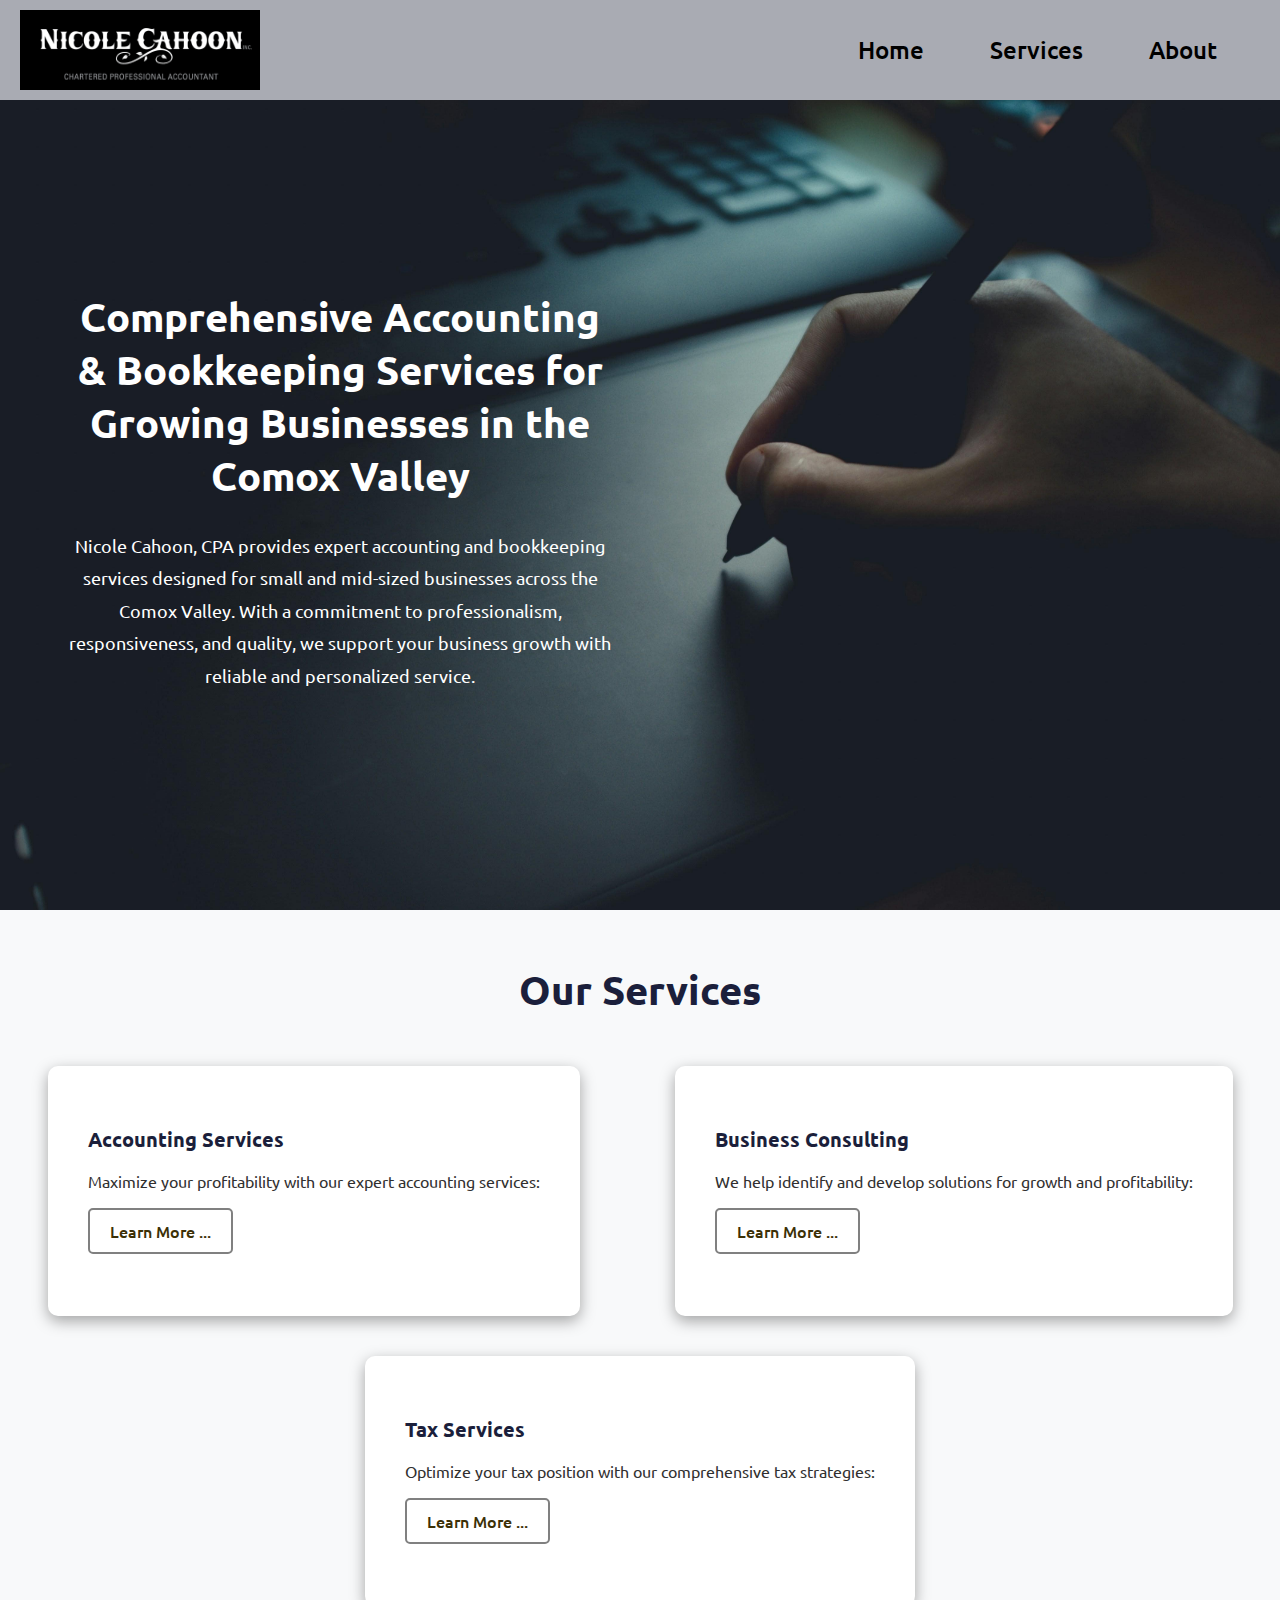
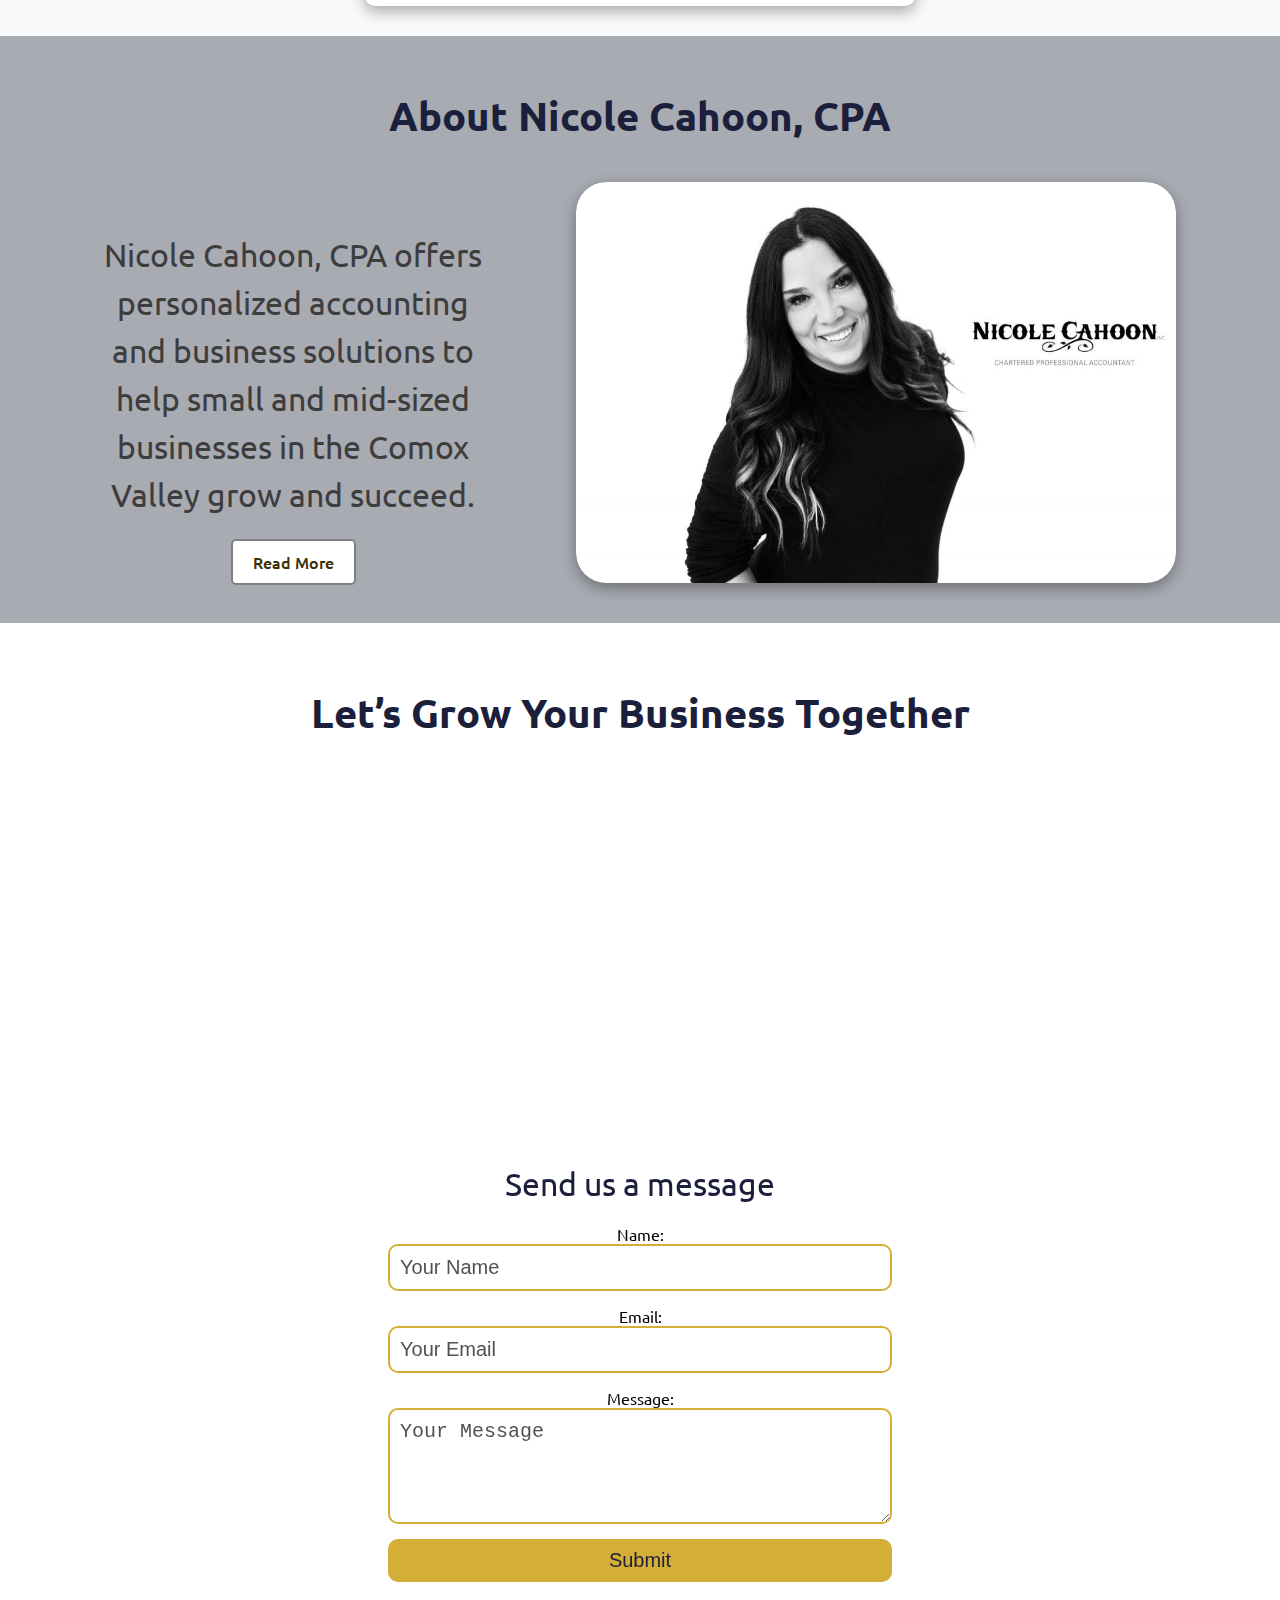
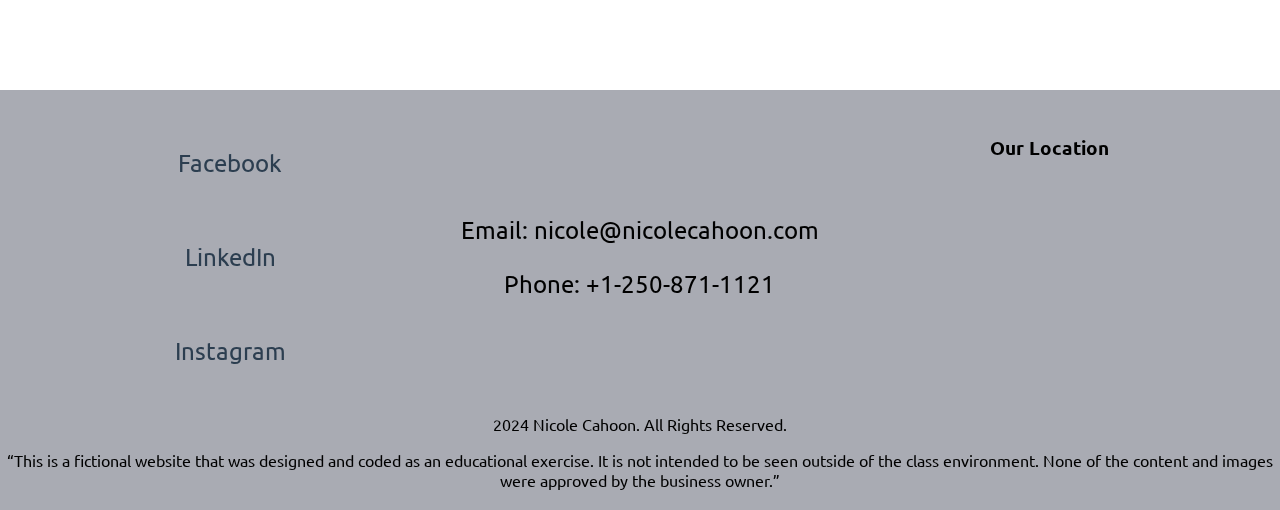
<file: index.html>
<!DOCTYPE html>
<html lang="en">

<head>
    <meta charset="UTF-8">
    <meta name="viewport" content="width=device-width, initial-scale=1.0">
    <title>HOMEPAGE</title>
    <link rel="stylesheet" href="style.css">
    <link rel="preconnect" href="https://fonts.googleapis.com">
    <link rel="preconnect" href="https://fonts.gstatic.com" crossorigin>
    <link
        href="https://fonts.googleapis.com/css2?family=Ubuntu:ital,wght@0,300;0,400;0,500;0,700;1,300;1,400;1,500;1,700&display=swap"
        rel="stylesheet">
    <link rel="stylesheet" href="https://cdnjs.cloudflare.com/ajax/libs/font-awesome/4.7.0/css/font-awesome.min.css">
</head>

<body>
    <!--HEADER-->
    <header>
        <nav>
            <div class="navbar">
                <img src="images/logo.png" width="240" height="80" alt="Logo of the brand" class="logo">
                <a class="toggle" onclick="showNav()">
                    <i class="fa fa-bars"></i>
                </a>
            </div>
            <div id="nav-items">
                <ul>
                    <li><a href="index.html">Home</a></li>
                    <li><a href="services.html">Services</a></li>
                    <li><a href="about.html">About</a></li>
                </ul>
            </div>
        </nav>
    </header>
    <!--HERO SECTION-->
    <section class="hero">
        <div class="hero-content">
            <h1>Comprehensive Accounting & Bookkeeping Services for Growing Businesses in the Comox Valley</h1>
            <p>Nicole Cahoon, CPA provides expert accounting and bookkeeping services designed for small and mid-sized
                businesses across the Comox Valley. With a commitment to professionalism, responsiveness, and quality,
                we support your business growth with reliable and personalized service.</p>
        </div>
    </section>
    <!--SERVICES SECTION-->
    <section class="services">
        <h2>Our Services</h2>
        <div class="services-content">
            <!--Comox Valley Accounting Services-->
            <div class="service-card">
                <h3>Accounting Services</h3>
                <p>Maximize your profitability with our expert accounting services:</p>
                <a href="service1.html">Learn More ...</a>
            </div>
            <!--Business Consulting Services-->
            <div class="service-card">
                <h3>Business Consulting</h3>
                <p>We help identify and develop solutions for growth and profitability:</p>
                <a href="service2.html">Learn More ...</a>
            </div>
            <!--Tax Services-->
            <div class="service-card">
                <h3>Tax Services</h3>
                <p>Optimize your tax position with our comprehensive tax strategies:</p>
                <a href="service3.html">Learn More ...</a>
            </div>
        </div>
    </section>
    <!--ABOUT SECTION-->
    <section class="about">
        <h2>About Nicole Cahoon, CPA</h2>
        <div class="about-content">
            <img src="images/nicole.jpg" alt="Nicole Cahoon, CPA">
            <div class="right-content">
                <p>Nicole Cahoon, CPA offers personalized accounting and business solutions to help small and mid-sized
                    businesses in the Comox Valley grow and succeed.</p>
                <a href="read-more-about-us.html">Read More</a>
            </div>
        </div>
    </section>
    <!--CALL-TO-ACTION-->
    <section class="call-to-action">
        <h2>Let’s Grow Your Business Together</h2>
        <div class="about-content">
            <div class="call-to-action-left">
                <!-- <img src="images/growth.jpg" alt="Nicole Cahoon, CPA"> -->
                <video class="video" autoplay muted loop>
                    <source src="videos/business_meeting.mp4" type="video/mp4" title="Business Meeting">
                </video>
            </div>
            <div class="call-to-action-right">
                <span>Send us a message</span>
                <form action="#" method="post">
                    <label for="name">Name:</label>
                    <input type="text" id="name" name="name" placeholder="Your Name" required>
                    <label for="email">Email:</label>
                    <input type="email" id="email" name="email" placeholder="Your Email" required>
                    <label for="message">Message:</label>
                    <textarea id="message" name="message" rows="4" placeholder="Your Message"></textarea>
                    <button type="submit">Submit</button>
                  </form>
            </div>
        </div>
    </section>
    <!--FOOTER-->
    <footer>
        <div class="footer-top">
            <div class="social-media">
                <a href="https://facebook.com">Facebook</a>
                <a href="https://linkedin.com">LinkedIn</a>
                <a href="https://instagram.com">Instagram</a>
            </div>
            <div class="contact-info">
                <p>Email: nicole@nicolecahoon.com</p>
                <p>Phone: +1-250-871-1121</p>
            </div>
            <div class="map">
                <h3>Our Location</h3>
                <p><iframe
                        src="https://www.google.com/maps/embed?pb=!1m18!1m12!1m3!1d2581.4554333941187!2d-124.9935670233471!3d49.68339577145578!2m3!1f0!2f0!3f0!3m2!1i1024!2i768!4f13.1!3m3!1m2!1s0x54881477e93cdeb3%3A0xf1de24315ceda0d2!2s350%2017th%20St%2C%20Courtenay%2C%20BC%20V9N%201Y4!5e0!3m2!1sen!2sca!4v1732649321813!5m2!1sen!2sca"
                        width="390" height="200" style="border:0;" allowfullscreen="" loading="lazy"
                        referrerpolicy="no-referrer-when-downgrade"></iframe></p>
            </div>
        </div>
        <div class="foot-end">
            <p>2024 Nicole Cahoon. All Rights Reserved.</p>
            <p>“This is a fictional website that was designed and coded as an educational exercise. It is not intended
                to be seen outside of the class environment. None of the content and images were approved by the
                business owner.”
            </p>
        </div>
    </footer>
    <script>
        function showNav() {
            var element = document.getElementById("nav-items");
            element.classList.toggle("show-items");
        }
    </script>
</body>

</html>
</file>
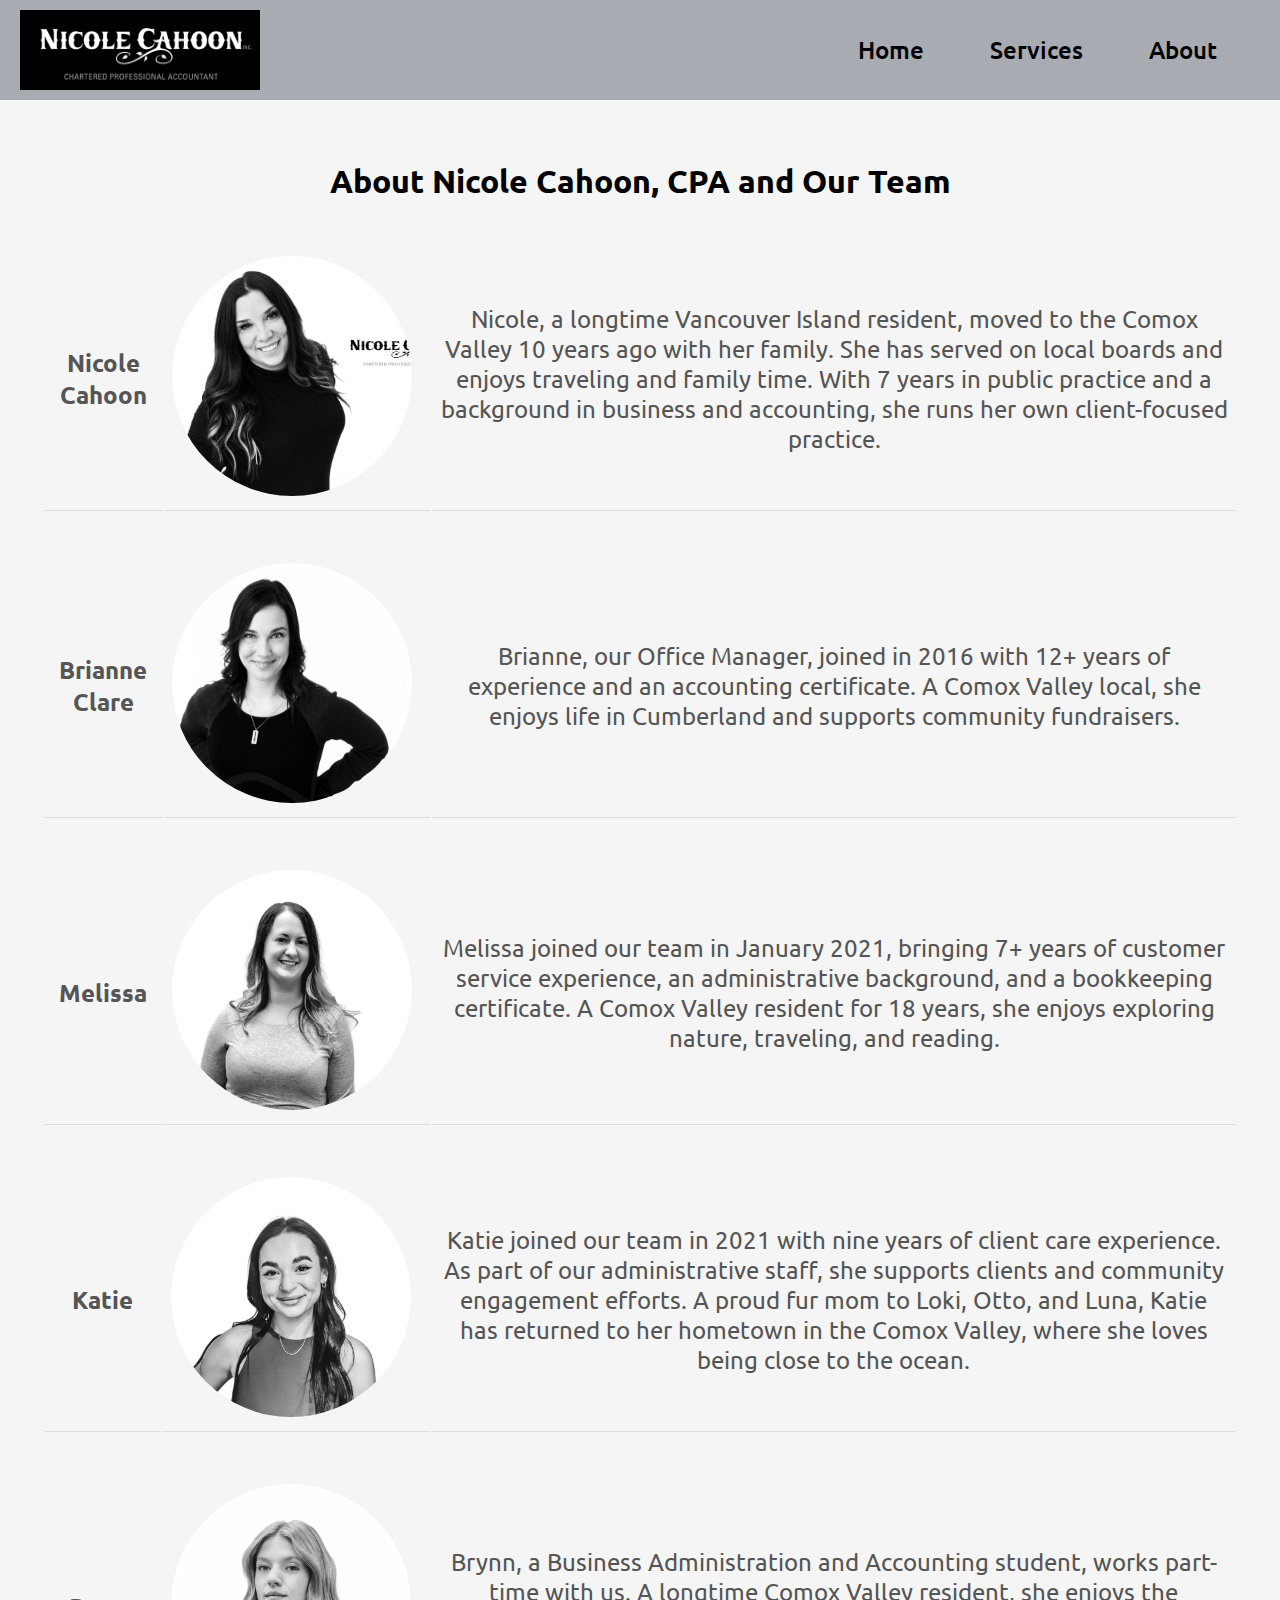
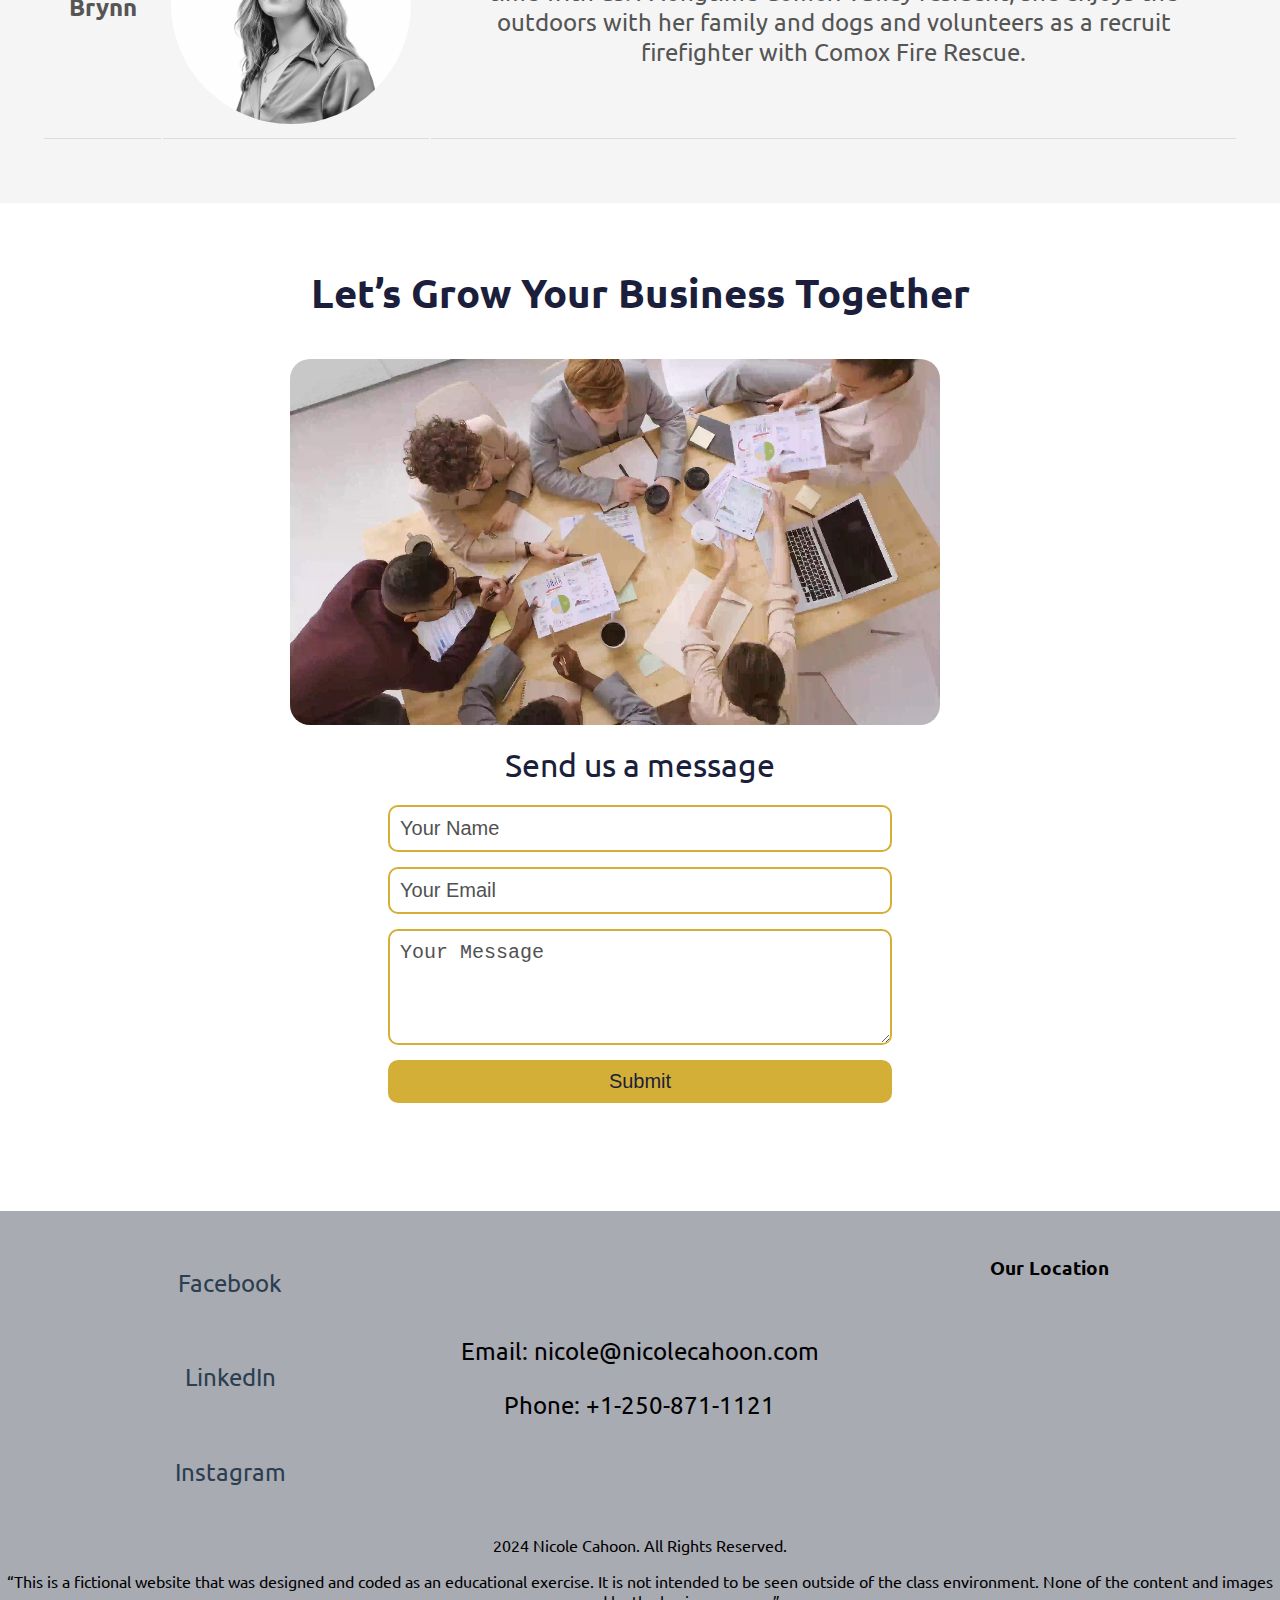
<file: about.html>
<!DOCTYPE html>
<html lang="en">

<head>
    <meta charset="UTF-8">
    <meta name="viewport" content="width=device-width, initial-scale=1.0">
    <title>ABOUT</title>
    <link rel="stylesheet" href="style.css">
    <link rel="preconnect" href="https://fonts.googleapis.com">
    <link rel="preconnect" href="https://fonts.gstatic.com" crossorigin>
    <link
        href="https://fonts.googleapis.com/css2?family=Ubuntu:ital,wght@0,300;0,400;0,500;0,700;1,300;1,400;1,500;1,700&display=swap"
        rel="stylesheet">
    <link rel="stylesheet" href="https://cdnjs.cloudflare.com/ajax/libs/font-awesome/4.7.0/css/font-awesome.min.css">
</head>

<body>
    <!--HEADER-->
    <header>
        <nav>
            <div class="navbar">
                <img src="images/logo.png" width="240" height="80" alt="Logo of the brand" class="logo">
                <a class="toggle" onclick="showNav()">
                    <i class="fa fa-bars"></i>
                </a>
            </div>
            <div id="nav-items">
                <ul>
                    <li><a href="index.html">Home</a></li>
                    <li><a href="services.html">Services</a></li>
                    <li><a href="about.html">About</a></li>
                </ul>
            </div>
        </nav>
    </header>
    <!-- TEAM SECTION -->
    <section class="team">
        <h1>About Nicole Cahoon, CPA and Our Team</h1>
        <table class="team-table">
            <thead>
                <tr>
                    <th class="ten">Team Member</th>
                    <th class="twenty">Image</th>
                    <th class="seventy">Description</th>
                </tr>
            </thead>
            <tbody>
                <!--Nicole Cahoon-->
                <tr>
                    <td class="ten"><strong>Nicole Cahoon</strong></td>
                    <td class="twenty"><img src="images/nicole.jpg" alt="Nicole Cahoon" class="image"></td>
                    <td class="seventy">
                        Nicole, a longtime Vancouver Island resident, moved to the Comox Valley 10 years ago with her
                        family. She has served on local boards and enjoys traveling and family time. With 7 years in
                        public practice and a background in business and accounting, she runs her own
                        client-focused practice.
                    </td>
                </tr>
                <!--Brianne Clare-->
                <tr>
                    <td class="ten"><strong>Brianne Clare</strong></td>
                    <td class="twenty"><img src="images/brianne.jpg" alt="Brianne Clare" class="image"></td>
                    <td class="seventy">
                        Brianne, our Office Manager, joined in 2016 with 12+ years of experience and an accounting
                        certificate. A Comox Valley local, she enjoys life in Cumberland and supports community
                        fundraisers.
                    </td>
                </tr>
                <!--Melissa-->
                <tr>
                    <td class="ten"><strong>Melissa</strong></td>
                    <td class="twenty"><img src="images/melissa.png" alt="Melissa" class="image"></td>
                    <td class="seventy">
                        Melissa joined our team in January 2021, bringing 7+ years of customer service experience, an
                        administrative background, and a bookkeeping certificate. A Comox Valley resident for 18 years,
                        she enjoys exploring nature, traveling, and reading.
                    </td>
                </tr>
                <!--Katie-->
                <tr>
                    <td class="ten"><strong>Katie</strong></td>
                    <td class="twenty"><img src="images/katie.png" alt="Katie" class="image"></td>
                    <td class="seventy">
                        Katie joined our team in 2021 with nine years of client care experience. As part of our
                        administrative staff, she supports clients and community engagement efforts. A proud fur mom to
                        Loki, Otto, and Luna, Katie has returned to her hometown in the Comox Valley,
                        where she loves being close to the ocean.

                    </td>
                </tr>
                <!--Brynn-->
                <tr>
                    <td class="ten"><strong>Brynn</strong></td>
                    <td class="twenty"><img src="images/brynn.png" alt="Brynn" class="image"></td>
                    <td class="seventy">
                        Brynn, a Business Administration and Accounting student, works part-time with us. A longtime
                        Comox Valley resident, she enjoys the outdoors with her family and dogs and volunteers as a
                        recruit firefighter with Comox Fire Rescue.
                    </td>
                </tr>
            </tbody>
        </table>
    </section>


    <!--CALL-TO-ACTION-->
    <section class="call-to-action">
        <h2>Let’s Grow Your Business Together</h2>
        <div class="about-content">
            <div class="call-to-action-left">
                <!-- <img src="images/growth.jpg" alt="Nicole Cahoon, CPA"> -->
                <video class="video" autoplay muted loop>
                    <source src="videos/business_meeting.mp4" type="video/mp4" title="Business Meeting">
                </video>
            </div>
            <div class="call-to-action-right">
                <span>Send us a message</span>
                <form action="#" method="post">

                    <input type="text" name="name" placeholder="Your Name" required>
                    <input type="email" name="email" placeholder="Your Email" required>
                    <textarea name="message" rows="4" placeholder="Your Message"></textarea>
                    <button type="submit">Submit</button>
                </form>
            </div>
        </div>
    </section>
    <!--FOOTER-->
    <footer>
        <div class="footer-top">
            <div class="social-media">
                <a href="https://facebook.com">Facebook</a>
                <a href="https://linkedin.com">LinkedIn</a>
                <a href="https://instagram.com">Instagram</a>
            </div>
            <div class="contact-info">
                <p>Email: nicole@nicolecahoon.com</p>
                <p>Phone: +1-250-871-1121</p>
            </div>
            <div class="map">
                <h3>Our Location</h3>
                <p><iframe
                        src="https://www.google.com/maps/embed?pb=!1m18!1m12!1m3!1d2581.4554333941187!2d-124.9935670233471!3d49.68339577145578!2m3!1f0!2f0!3f0!3m2!1i1024!2i768!4f13.1!3m3!1m2!1s0x54881477e93cdeb3%3A0xf1de24315ceda0d2!2s350%2017th%20St%2C%20Courtenay%2C%20BC%20V9N%201Y4!5e0!3m2!1sen!2sca!4v1732649321813!5m2!1sen!2sca"
                        width="390" height="200" style="border:0;" allowfullscreen="" loading="lazy"
                        referrerpolicy="no-referrer-when-downgrade"></iframe></p>
            </div>
        </div>
        <div class="foot-end">
            <p>2024 Nicole Cahoon. All Rights Reserved.</p>
            <p>“This is a fictional website that was designed and coded as an educational exercise. It is not intended
                to be seen outside of the class environment. None of the content and images were approved by the
                business owner.”
            </p>
        </div>
    </footer>
    <script>
        function showNav() {
            var element = document.getElementById("nav-items");
            element.classList.toggle("show-items");
        }
    </script>
</body>

</html>
</file>
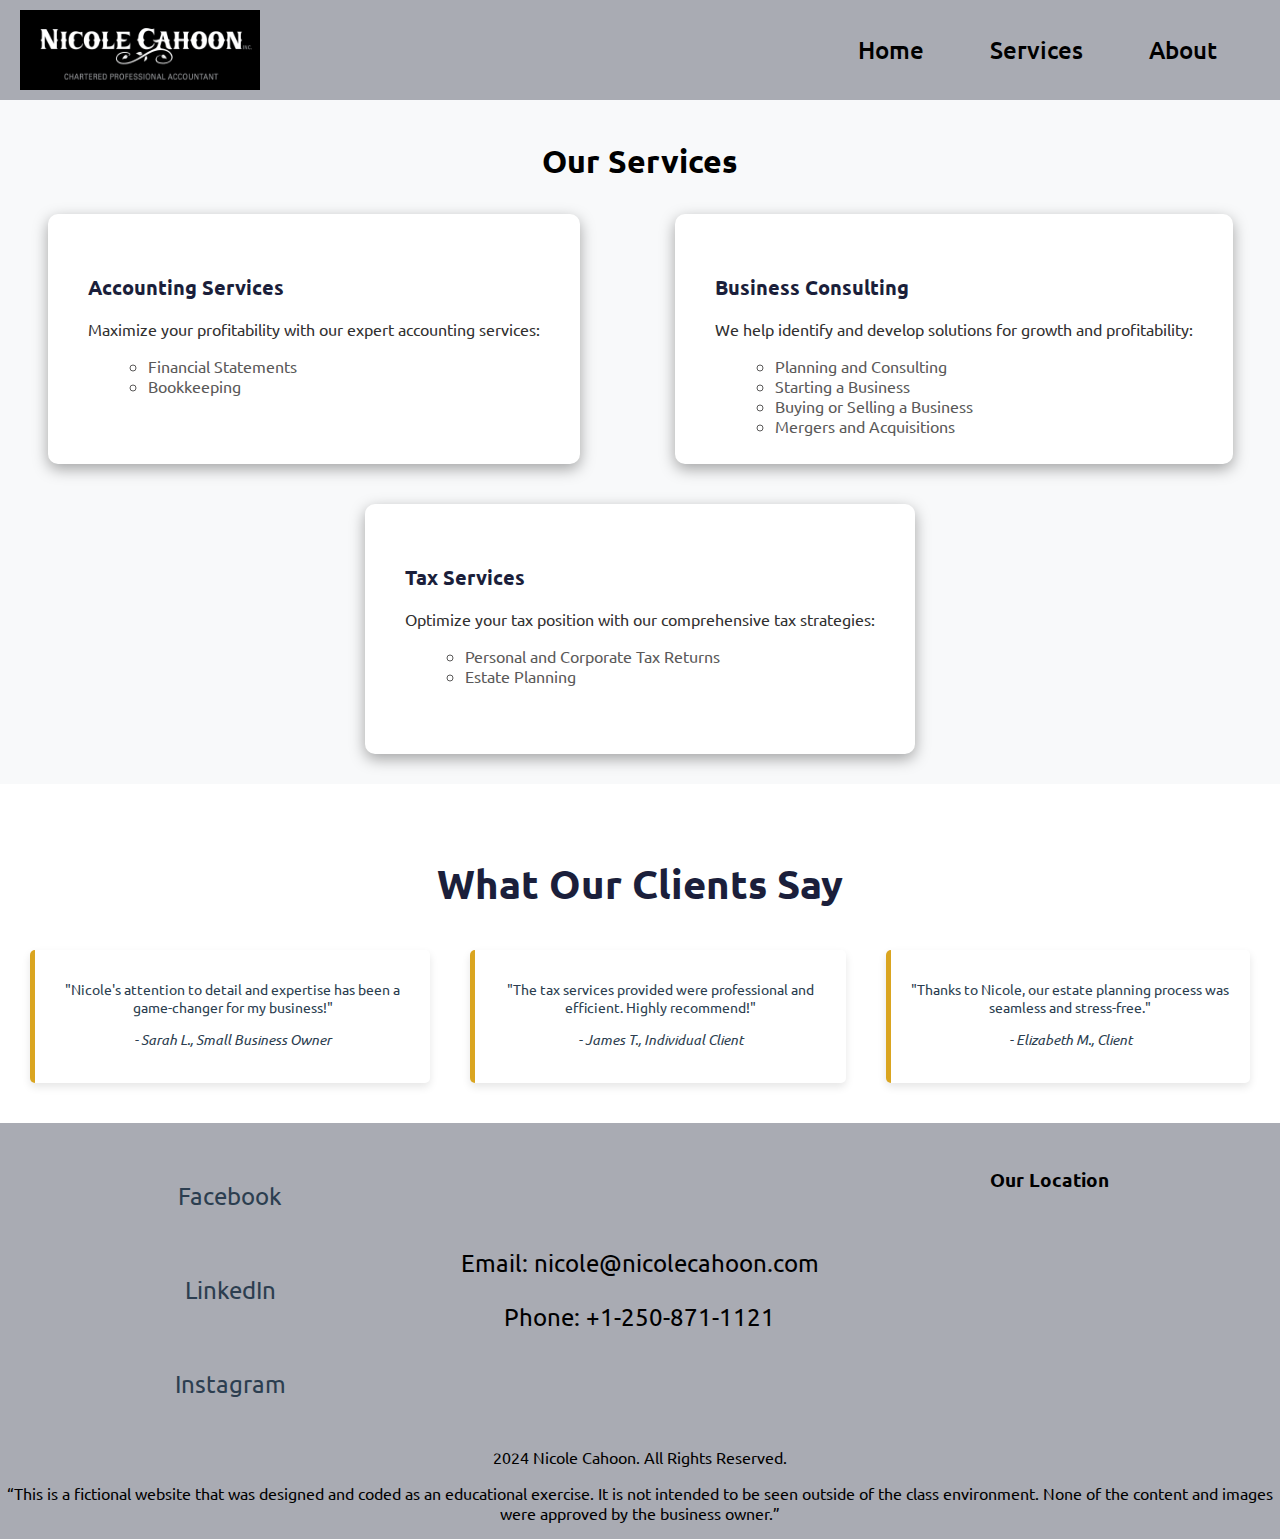
<file: services.html>
<!DOCTYPE html>
<html lang="en">

<head>
    <meta charset="UTF-8">
    <meta name="viewport" content="width=device-width, initial-scale=1.0">
    <title>SERVICES</title>
    <link rel="stylesheet" href="style.css">
    <link rel="preconnect" href="https://fonts.googleapis.com">
    <link rel="preconnect" href="https://fonts.gstatic.com" crossorigin>
    <link
        href="https://fonts.googleapis.com/css2?family=Ubuntu:ital,wght@0,300;0,400;0,500;0,700;1,300;1,400;1,500;1,700&display=swap"
        rel="stylesheet">
    <link rel="stylesheet" href="https://cdnjs.cloudflare.com/ajax/libs/font-awesome/4.7.0/css/font-awesome.min.css">
</head>

<body>
    <!--HEADER-->
    <header>
        <nav>
            <div class="navbar">
                <img src="images/logo.png" width="240" height="80" alt="Logo of the brand" class="logo">
                <a class="toggle" onclick="showNav()">
                    <i class="fa fa-bars"></i>
                </a>
            </div>
            <div id="nav-items">
                <ul>
                    <li><a href="index.html">Home</a></li>
                    <li><a href="services.html">Services</a></li>
                    <li><a href="about.html">About</a></li>
                </ul>
            </div>
        </nav>
    </header>
    <!--SERVICES SECTION-->
    <section class="services">
        <h1>Our Services</h1>
        <div class="services-content">
            <!--Comox Valley Accounting Services-->
            <div class="service-card">
                <h3>Accounting Services</h3>
                <p>Maximize your profitability with our expert accounting services:</p>
                <ul>
                    <li>Financial Statements</li>
                    <li>Bookkeeping</li>
                </ul>
            </div>
            <!--Business Consulting Services-->
            <div class="service-card">
                <h3>Business Consulting</h3>
                <p>We help identify and develop solutions for growth and profitability:</p>
                <ul>
                    <li>Planning and Consulting</li>
                    <li>Starting a Business</li>
                    <li>Buying or Selling a Business</li>
                    <li>Mergers and Acquisitions</li>
                </ul>
            </div>
            <!--Tax Services-->
            <div class="service-card">
                <h3>Tax Services</h3>
                <p>Optimize your tax position with our comprehensive tax strategies:</p>
                <ul>
                    <li>Personal and Corporate Tax Returns</li>
                    <li>Estate Planning</li>
                </ul>
            </div>
        </div>
    </section>
    <!--CLIENT TESTIMONIALS-->
    <section class="testimonials">
        <h2>What Our Clients Say</h2>
        <div class="testimonials-content">
            <blockquote>
                <p>"Nicole's attention to detail and expertise has been a game-changer for my business!"</p>
                <!--ChatGPT generated quote-->
                <p><em>- Sarah L., Small Business Owner</em></p>
            </blockquote>
            <blockquote>
                <p>"The tax services provided were professional and efficient. Highly recommend!"</p>
                <!--ChatGPT generated quote-->
                <p><em>- James T., Individual Client</em></p>
            </blockquote>
            <blockquote>
                <p>"Thanks to Nicole, our estate planning process was seamless and stress-free."</p>
                <!--ChatGPT generated quote-->
                <p><em>- Elizabeth M., Client</em></p>
            </blockquote>
        </div>
    </section>
    <!--FOOTER-->
    <footer>
        <div class="footer-top">
            <div class="social-media">
                <a href="https://facebook.com">Facebook</a>
                <a href="https://linkedin.com">LinkedIn</a>
                <a href="https://instagram.com">Instagram</a>
            </div>
            <div class="contact-info">
                <p>Email: nicole@nicolecahoon.com</p>
                <p>Phone: +1-250-871-1121</p>
            </div>
            <div class="map">
                <h3>Our Location</h3>
                <p><iframe
                        src="https://www.google.com/maps/embed?pb=!1m18!1m12!1m3!1d2581.4554333941187!2d-124.9935670233471!3d49.68339577145578!2m3!1f0!2f0!3f0!3m2!1i1024!2i768!4f13.1!3m3!1m2!1s0x54881477e93cdeb3%3A0xf1de24315ceda0d2!2s350%2017th%20St%2C%20Courtenay%2C%20BC%20V9N%201Y4!5e0!3m2!1sen!2sca!4v1732649321813!5m2!1sen!2sca"
                        width="390" height="200" style="border:0;" allowfullscreen="" loading="lazy"
                        referrerpolicy="no-referrer-when-downgrade"></iframe></p>
            </div>
        </div>
        <div class="foot-end">
            <p>2024 Nicole Cahoon. All Rights Reserved.</p>
            <p>“This is a fictional website that was designed and coded as an educational exercise. It is not intended
                to be seen outside of the class environment. None of the content and images were approved by the
                business owner.”
            </p>
        </div>
    </footer>
    <script>
        function showNav() {
            var element = document.getElementById("nav-items");
            element.classList.toggle("show-items");
        }
    </script>
</body>

</html>
</file>
<file: style.css>
/*-------- GLOBAL STYLES ---------*/
* {
    box-sizing: border-box;
}

html {
    font-size: 62.5%;
    background-color: #a9abb3;
}

body {
    margin: 0;
    font-family: 'Ubuntu', sans-serif;
    text-align: center;
    font-size: 1.6rem;
}

h2 {
    font-size: 4rem;
    margin-bottom: 4rem;
    text-align: center;
    color: #1b1f3b;
}

section {
    padding: 20%;
}

/* HEADER */
.navbar {
    display: flex;
    justify-content: space-between;
    padding: 1rem 2rem;
}

.logo {
    margin: auto 0;
}

nav {
    display: block;
}

#nav-items {
    display: none;
}

.show-items {
    display: block !important;
    flex-direction: column;
    align-items: flex-end;
}

#nav-items ul {
    list-style: none;
    padding: 0;
    margin: 0;
}

#nav-items a {
    text-decoration: none;
    color: black;
    font-weight: 500;
    padding: 1rem 1.5rem;
    display: block;
    font-size: x-large;
}

.toggle {
    cursor: pointer;
    font-size: 2.4rem;
    margin: auto 0 auto auto;
}

/* HERO SECTION */
.hero {
    background: url('images/hero-background.jpg') center center/cover no-repeat;
    color: white;
    background-color: #4A4C54;
    padding: 2rem 1rem;
}

.hero-content {
    padding: 24px;
}

.hero-content h1 {
    font-size: 2.4rem;
    margin-bottom: 1rem;
}

.hero-content p {
    font-size: 1.6rem;
    line-height: 1.8;
}

/* SERVICES SECTION */
.services {
    padding: 2rem 1rem;
    background-color: #f8f9fa;
}

.services-content {
    display: flex;
    flex-direction: column;
    gap: 2rem;
}

.service-card {
    background-color: #ffffff;
    border-radius: 1rem;
    box-shadow: rgba(0, 0, 0, 0.35) 0px 5px 15px;
    padding: 2rem;
    text-align: left;
}

.service-card h3 {
    font-size: 2rem;
    color: #1b1f3b;
    margin-bottom: 1rem;
}

.service-card p {
    font-size: 1.6rem;
    line-height: 1.5;
    color: #313030;
    margin-bottom: 1.5rem;
}

.service-card ul {
    list-style-type: circle;
    margin: 1rem 0 2rem 2rem;
    color: #5a5959;
}

/* ABOUT SECTION */
.about {
    padding: 2rem 1rem;
    background-color: #a9abb3;
}

.about-content {
    display: flex;
    flex-wrap: wrap;
    align-items: center;
    flex-direction: row-reverse;
    justify-content: space-evenly;
}

.about img,
.call-to-action-left img {
    width: 100%;
    max-width: 60rem;
    margin-bottom: 2rem;
    display: block;
    background-color: #1b1f3b;
    border-radius: 3rem;
    box-shadow: rgba(0, 0, 0, 0.35) 0px 5px 15px;
}

.about p {
    font-size: xx-large;
    line-height: 1.5;
    color: #3e3d3d;
    margin-bottom: 2rem;
}

.about a, .service-card a {
    display: inline-block;
    text-decoration: none;
    font-size: 1.6rem;
    color: #3c3006;
    font-weight: 500;
    border: 0.2rem solid grey;
    padding: 1rem 2rem;
    border-radius: 0.5rem;
    background: white;
}

/* CALL-TO-ACTION SECTION */
.call-to-action {
    padding: 3rem 1rem;
    text-align: center;
    background-color: white;
}

.call-to-action-right {
    width: 100%;
    margin-bottom: 5%;
}

.call-to-action span {
    display: inline-block;
    font-size: xx-large;
    color: #1b1f3b;
    margin-top: 2rem;
}

video {
    display: none;
}

/* FORM */
.call-to-action form {
    margin-top: 2rem;
    display: flex;
    flex-direction: column;
    align-items: center;
}

/* This selector targets all the input, textarea, and button elements inside a form that is inside an element with the class call-to-action */
.call-to-action form input,
.call-to-action form textarea,
.call-to-action form button {
    width: 80%;
    margin-bottom: 1.5rem;
    padding: 1rem;
    border-radius: 1rem;
    font-size: 2rem;
    border: 0.2rem solid #d4af37;
}

/* input::placeholder and textarea::placeholder: these selectors target the placeholder text inside the input and textarea elements */
.call-to-action form input::placeholder,
.call-to-action form textarea::placeholder {
    color: #515151;
}

.call-to-action form button {
    background-color: #d4af37;
    color: #1b1f3b;
    border: none;
    cursor: pointer;
    font-weight: 500;
    transition: background-color 0.3s, color 0.3s;
}

/* FOOTER */
.footer-top {
    display: flex;
    flex-direction: row;
    flex-wrap: wrap;
    justify-content: space-evenly;
    margin-top: 2%;
}

.social-media {
    display: flex;
    flex-direction: column;
    flex-wrap: wrap;
    width: 100%;
}

.social-media a {
    color: #2c3e50;
    margin: auto;
    font-size: x-large;
    text-decoration: none;
}

.contact-info {
    margin: auto 0;
    font-size: x-large;
}

.map {
    width: 100%;
}

/* services.html page Styling*/
/* CLIENT TESTIMONIALS */
.testimonials {
    background-color: white;
    padding: 4rem 2rem;
    text-align: center;
}

.testimonials-content {
    display: flex;
    flex-direction: column;
    gap: 2rem;
    align-items: center;
}

blockquote {
    background-color: #ffffff;
    border-left: 5px solid goldenrod;
    padding: 2rem;
    max-width: 500px;
    font-size: 1.6rem;
    font-style: italic;
    color: #555;
    box-shadow: 0 4px 8px rgba(0, 0, 0, 0.1);
    border-radius: 0.5rem;
}

blockquote p {
    display: block;
    margin-top: 1rem;
    font-size: 1.4rem;
    font-style: normal;
    color: #2c3e50;
}

/* about.html page Styling*/
/*TEAM SECTION*/
.team {
    padding: 4rem 2rem;
    text-align: center;
    background-color: #f5f5f5;
}

tr {
    display: block;
    float: left;
    padding: 20px;
}

thead {
    display: none;
}

td {
    display: block;
}

.team-table th,
.team-table td {
    padding: 1rem;
    text-align: center;
    border-bottom: 1px solid #ddd;
}

.team-table th {
    font-size: 1.8rem;
    color: white;
    background-color: black;
}

.team-table td {
    font-size: 1.6rem;
    color: #555;
}

.team-table tr {
    text-wrap: auto;
}

.image {
    width: 240px;
    height: 240px;
    border-radius: 50%;
    object-fit: cover;
    margin-right: 1rem;
}

/* MEDIA QUERY FOR LARGE DEVICES */
@media (min-width: 1200px) {

    nav {
        display: flex;
    }

    /* HEADER */
    #nav-items {
        margin-left: auto;
        display: flex !important;
    }

    #nav-items ul {
        display: flex;
        list-style: none;
        margin: 15px;
        text-align: center;
        flex-direction: row;
        font-size: 2rem;
        margin: 12px 24px 12px 12px;
    }

    #nav-items li {
        margin: inherit;
    }

    .toggle {
        display: none;
    }

    /* HERO SECTION */
    .hero {
        display: flex;
        align-items: center;
        justify-content: space-between;
        padding: 4rem;
        height: 90vh;
    }

    .hero .hero-content {
        max-width: 50%;
    }

    .hero h1 {
        font-size: 4rem;
        margin: auto;
    }

    .hero p {
        font-size: 1.8rem;
        margin: 5% auto;
    }

    /* SERVICES SECTION */
    .services-content {
        display: flex;
        flex-direction: row;
        justify-content: space-around;
        flex-wrap: wrap;
    }

    .services .service-card {
        margin: 1rem;
        padding: 4rem;
        height: 250px;
    }

    .right-content {
        width: 30%;
    }

    .call-to-action-right {
        width: 50%;
    }

    .video {
        display: flex;
        max-width: 650px;
        border-radius: 2rem;
        margin-right: 5rem;
    }

    /* FOOTER */

    .social-media {
        width: 33%;
    }

    .map {
        width: 33%;
    }

    /* TESTIMONIALS */
    .testimonials-content {
        display: flex;
        flex-direction: row;
        justify-content: space-evenly;
    }

    blockquote {
        max-width: 400px;
        margin: 0 1rem;
    }

    /* TEAM SECTION */
    td {
        display: table-cell;
    }

    thead {
        display: none;
    }

    .team-table th,
    .team-table td {
        font-size: 2.4rem;
        padding: 0.8rem;
    }

    .image {
        width: 240px;
        height: 240px;
    }

    .ten {
        width: 10%;
    }

    .twenty {
        width: 20%;
    }

    .seventy {
        width: 70%;
    }

    .team-table {
        overflow-x: auto;
        white-space: nowrap;
    }
}
</file>
